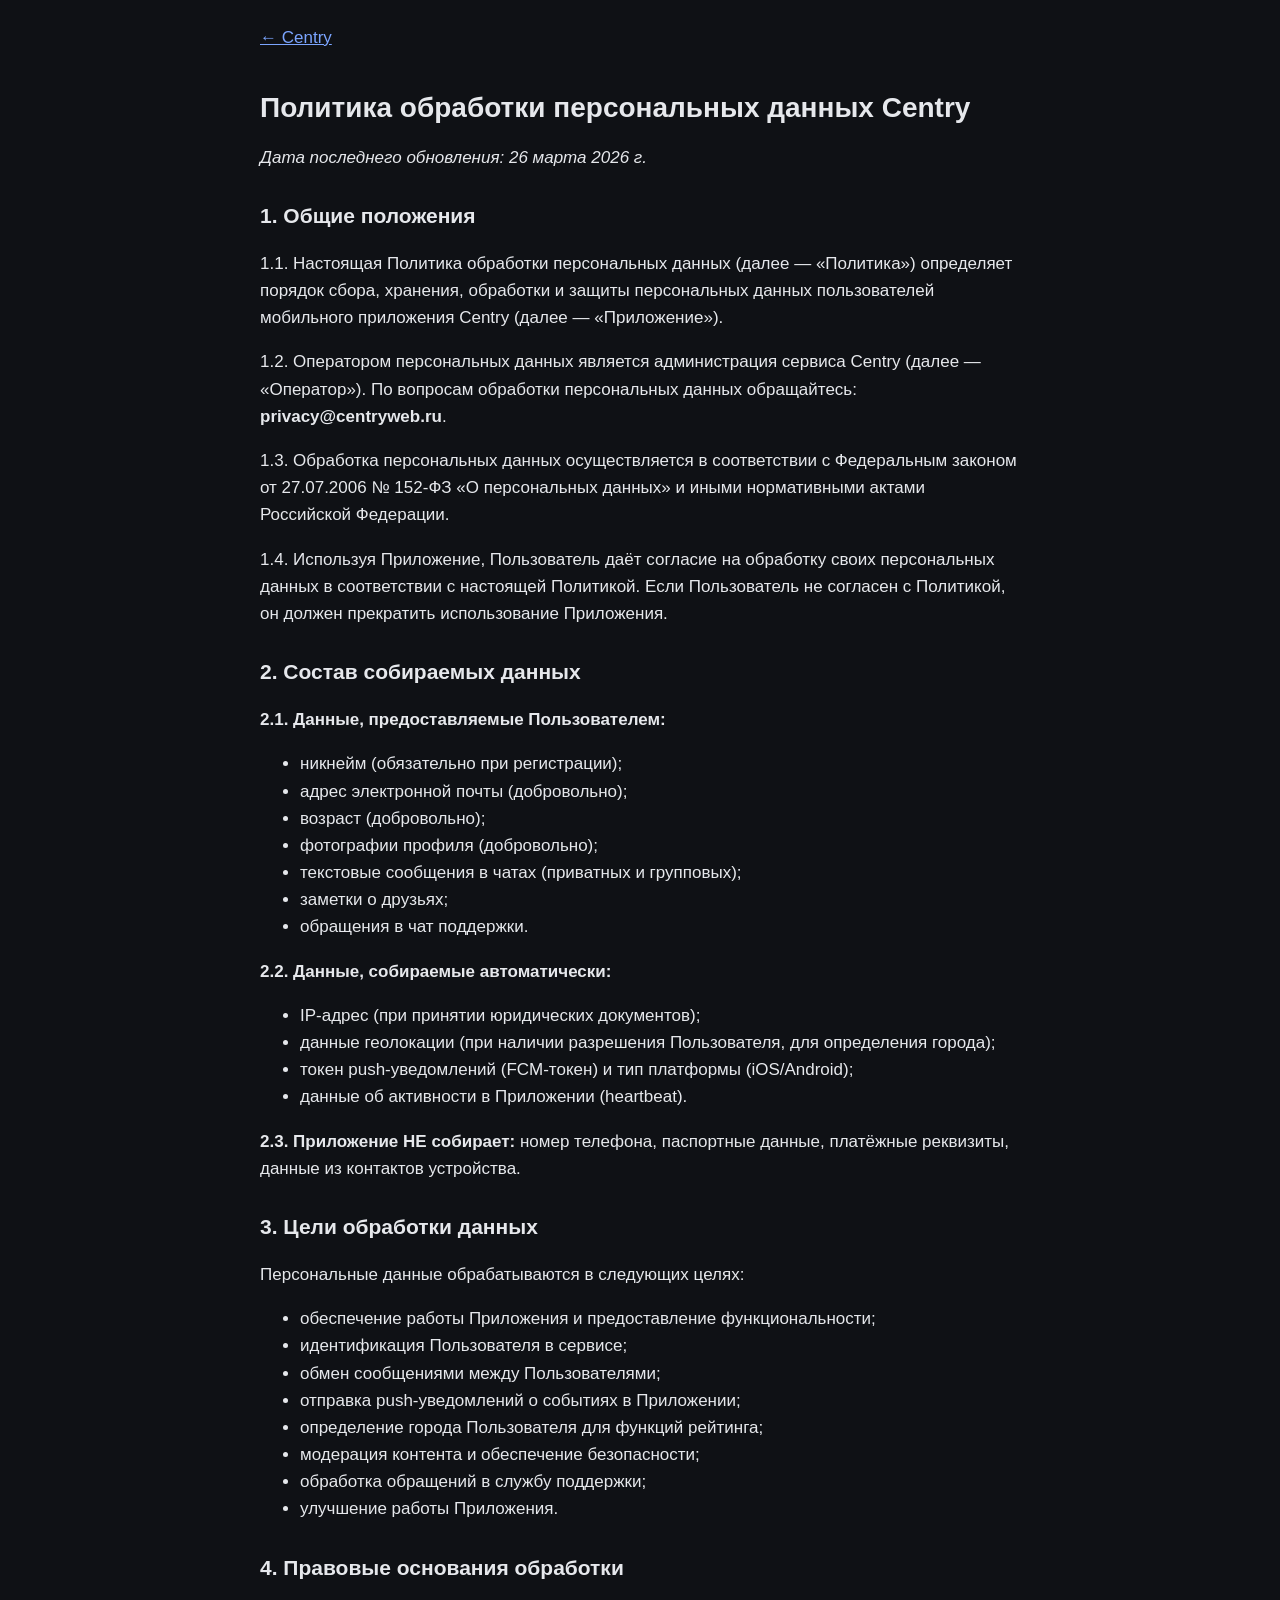
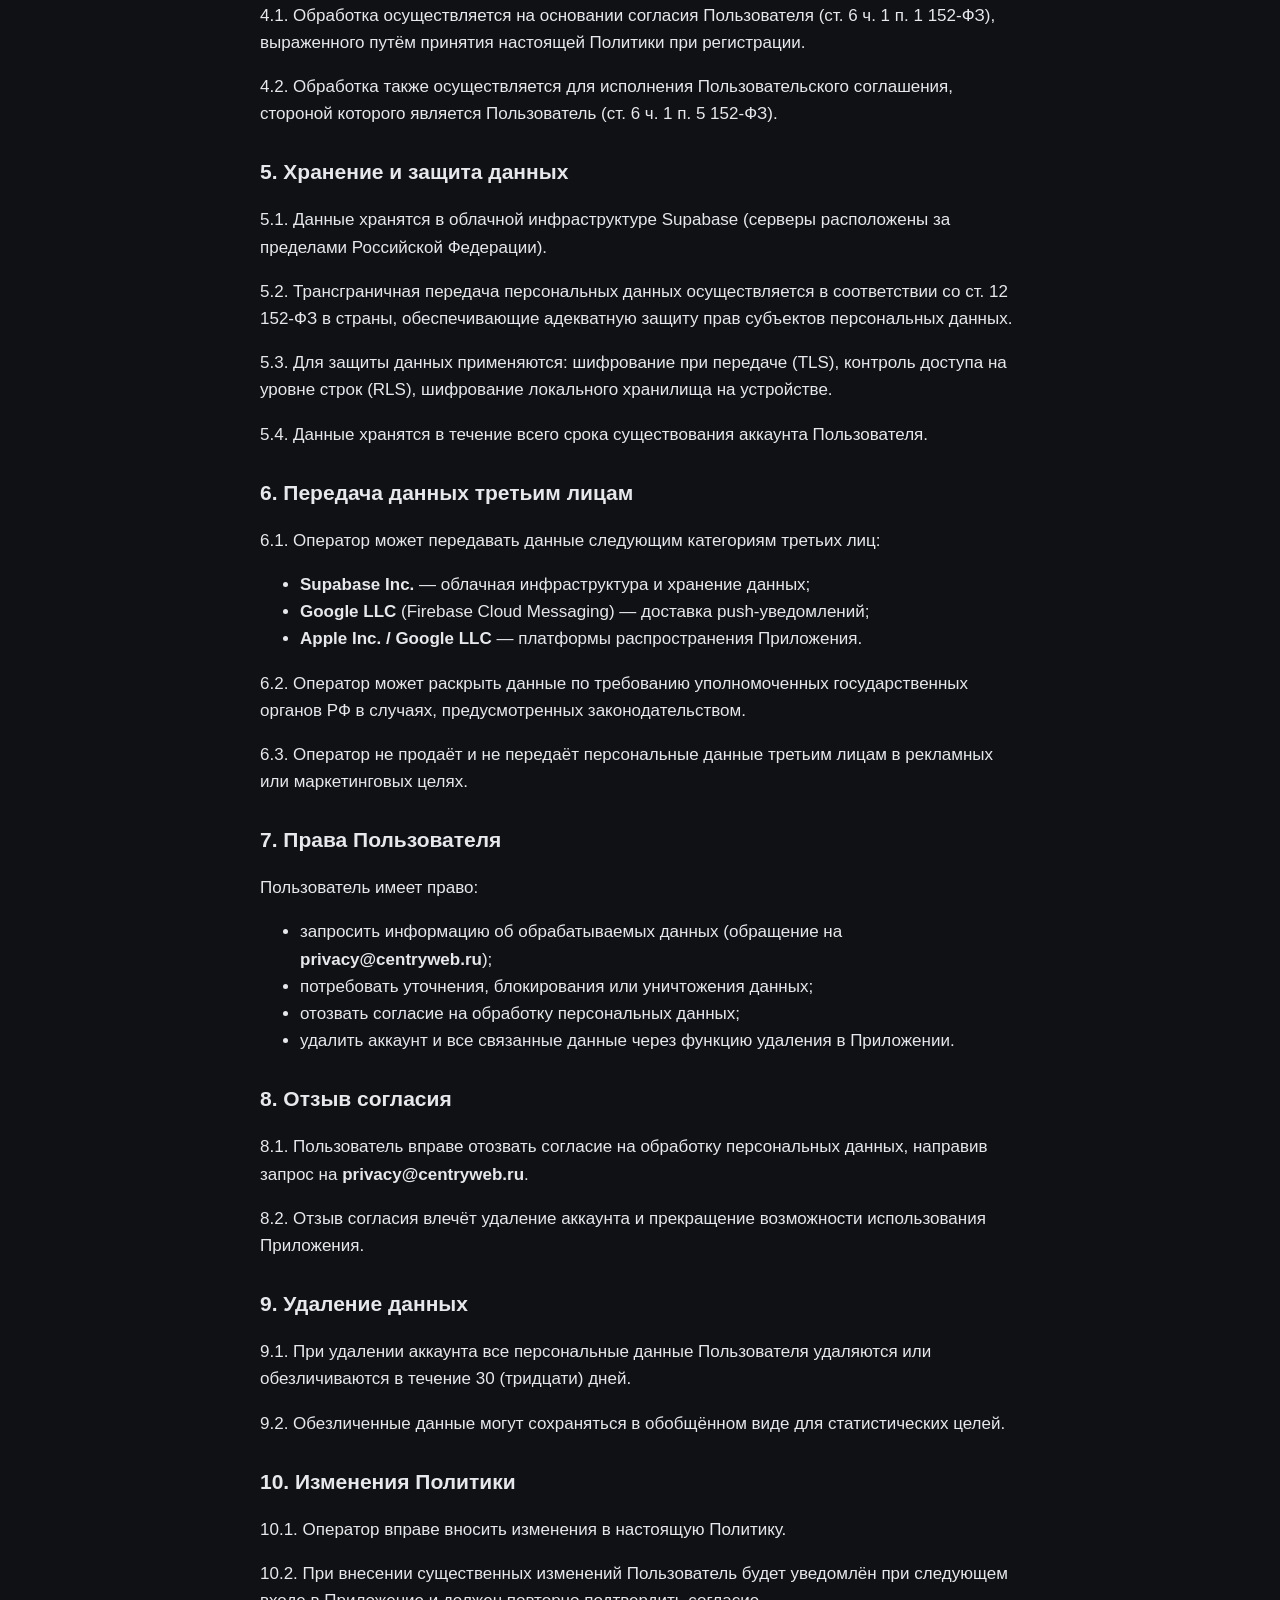
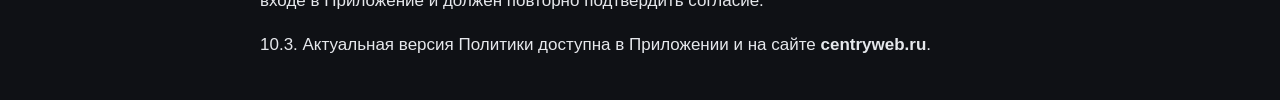
<file: privacy.html>
<!DOCTYPE html>
<html lang="ru">
<head>
<meta charset="UTF-8">
<meta name="viewport" content="width=device-width, initial-scale=1.0">
<meta name="theme-color" content="#0F1115">
<title>Политика конфиденциальности — Centry</title>
<link rel="icon" type="image/png" href="/images/logo.png">
<style>
  :root { color-scheme: dark; }
  * { box-sizing: border-box; }
  body { margin: 0; background: #0F1115; color: #E6E8EC; font: 17px/1.6 -apple-system, BlinkMacSystemFont, "Segoe UI", Roboto, Arial, sans-serif; padding: 24px 16px; }
  a { color: #7BA5FF; }
  main { max-width: 760px; margin: 0 auto; }
  h1 { font-size: 28px; line-height: 1.25; } h2 { font-size: 21px; margin-top: 28px; }
  .back { display: inline-block; margin-bottom: 20px; }
</style>
</head>
<body>
<main>
<a class="back" href="/">← Centry</a>
<h1>Политика обработки персональных данных Centry</h1>
<p><em>Дата последнего обновления: 26 марта 2026 г.</em></p>

<h2>1. Общие положения</h2>
<p>1.1. Настоящая Политика обработки персональных данных (далее — «Политика») определяет порядок сбора, хранения, обработки и защиты персональных данных пользователей мобильного приложения Centry (далее — «Приложение»).</p>
<p>1.2. Оператором персональных данных является администрация сервиса Centry (далее — «Оператор»). По вопросам обработки персональных данных обращайтесь: <strong>privacy@centryweb.ru</strong>.</p>
<p>1.3. Обработка персональных данных осуществляется в соответствии с Федеральным законом от 27.07.2006 № 152-ФЗ «О персональных данных» и иными нормативными актами Российской Федерации.</p>
<p>1.4. Используя Приложение, Пользователь даёт согласие на обработку своих персональных данных в соответствии с настоящей Политикой. Если Пользователь не согласен с Политикой, он должен прекратить использование Приложения.</p>

<h2>2. Состав собираемых данных</h2>
<p><strong>2.1. Данные, предоставляемые Пользователем:</strong></p>
<ul>
<li>никнейм (обязательно при регистрации);</li>
<li>адрес электронной почты (добровольно);</li>
<li>возраст (добровольно);</li>
<li>фотографии профиля (добровольно);</li>
<li>текстовые сообщения в чатах (приватных и групповых);</li>
<li>заметки о друзьях;</li>
<li>обращения в чат поддержки.</li>
</ul>
<p><strong>2.2. Данные, собираемые автоматически:</strong></p>
<ul>
<li>IP-адрес (при принятии юридических документов);</li>
<li>данные геолокации (при наличии разрешения Пользователя, для определения города);</li>
<li>токен push-уведомлений (FCM-токен) и тип платформы (iOS/Android);</li>
<li>данные об активности в Приложении (heartbeat).</li>
</ul>
<p><strong>2.3. Приложение НЕ собирает:</strong> номер телефона, паспортные данные, платёжные реквизиты, данные из контактов устройства.</p>

<h2>3. Цели обработки данных</h2>
<p>Персональные данные обрабатываются в следующих целях:</p>
<ul>
<li>обеспечение работы Приложения и предоставление функциональности;</li>
<li>идентификация Пользователя в сервисе;</li>
<li>обмен сообщениями между Пользователями;</li>
<li>отправка push-уведомлений о событиях в Приложении;</li>
<li>определение города Пользователя для функций рейтинга;</li>
<li>модерация контента и обеспечение безопасности;</li>
<li>обработка обращений в службу поддержки;</li>
<li>улучшение работы Приложения.</li>
</ul>

<h2>4. Правовые основания обработки</h2>
<p>4.1. Обработка осуществляется на основании согласия Пользователя (ст. 6 ч. 1 п. 1 152-ФЗ), выраженного путём принятия настоящей Политики при регистрации.</p>
<p>4.2. Обработка также осуществляется для исполнения Пользовательского соглашения, стороной которого является Пользователь (ст. 6 ч. 1 п. 5 152-ФЗ).</p>

<h2>5. Хранение и защита данных</h2>
<p>5.1. Данные хранятся в облачной инфраструктуре Supabase (серверы расположены за пределами Российской Федерации).</p>
<p>5.2. Трансграничная передача персональных данных осуществляется в соответствии со ст. 12 152-ФЗ в страны, обеспечивающие адекватную защиту прав субъектов персональных данных.</p>
<p>5.3. Для защиты данных применяются: шифрование при передаче (TLS), контроль доступа на уровне строк (RLS), шифрование локального хранилища на устройстве.</p>
<p>5.4. Данные хранятся в течение всего срока существования аккаунта Пользователя.</p>

<h2>6. Передача данных третьим лицам</h2>
<p>6.1. Оператор может передавать данные следующим категориям третьих лиц:</p>
<ul>
<li><strong>Supabase Inc.</strong> — облачная инфраструктура и хранение данных;</li>
<li><strong>Google LLC</strong> (Firebase Cloud Messaging) — доставка push-уведомлений;</li>
<li><strong>Apple Inc. / Google LLC</strong> — платформы распространения Приложения.</li>
</ul>
<p>6.2. Оператор может раскрыть данные по требованию уполномоченных государственных органов РФ в случаях, предусмотренных законодательством.</p>
<p>6.3. Оператор не продаёт и не передаёт персональные данные третьим лицам в рекламных или маркетинговых целях.</p>

<h2>7. Права Пользователя</h2>
<p>Пользователь имеет право:</p>
<ul>
<li>запросить информацию об обрабатываемых данных (обращение на <strong>privacy@centryweb.ru</strong>);</li>
<li>потребовать уточнения, блокирования или уничтожения данных;</li>
<li>отозвать согласие на обработку персональных данных;</li>
<li>удалить аккаунт и все связанные данные через функцию удаления в Приложении.</li>
</ul>

<h2>8. Отзыв согласия</h2>
<p>8.1. Пользователь вправе отозвать согласие на обработку персональных данных, направив запрос на <strong>privacy@centryweb.ru</strong>.</p>
<p>8.2. Отзыв согласия влечёт удаление аккаунта и прекращение возможности использования Приложения.</p>

<h2>9. Удаление данных</h2>
<p>9.1. При удалении аккаунта все персональные данные Пользователя удаляются или обезличиваются в течение 30 (тридцати) дней.</p>
<p>9.2. Обезличенные данные могут сохраняться в обобщённом виде для статистических целей.</p>

<h2>10. Изменения Политики</h2>
<p>10.1. Оператор вправе вносить изменения в настоящую Политику.</p>
<p>10.2. При внесении существенных изменений Пользователь будет уведомлён при следующем входе в Приложение и должен повторно подтвердить согласие.</p>
<p>10.3. Актуальная версия Политики доступна в Приложении и на сайте <strong>centryweb.ru</strong>.</p>
</main>
</body>
</html>
</file>
